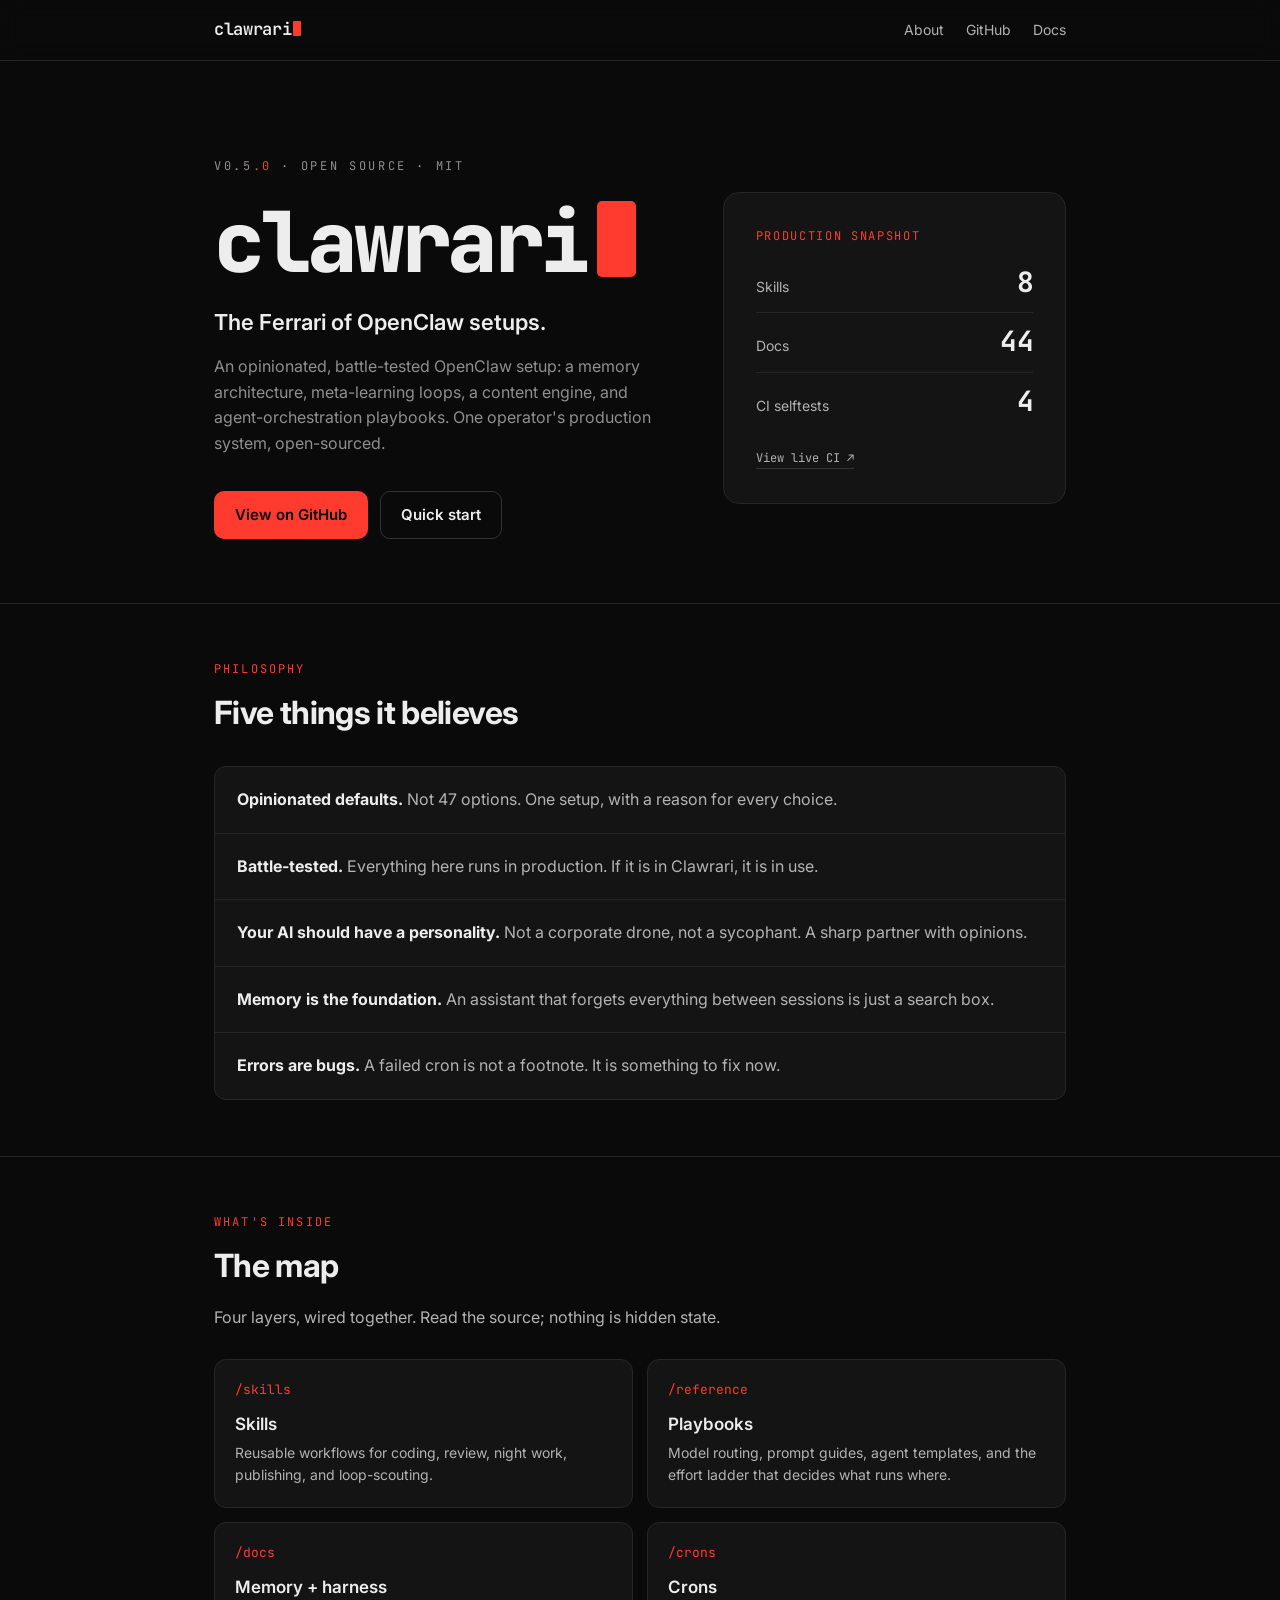
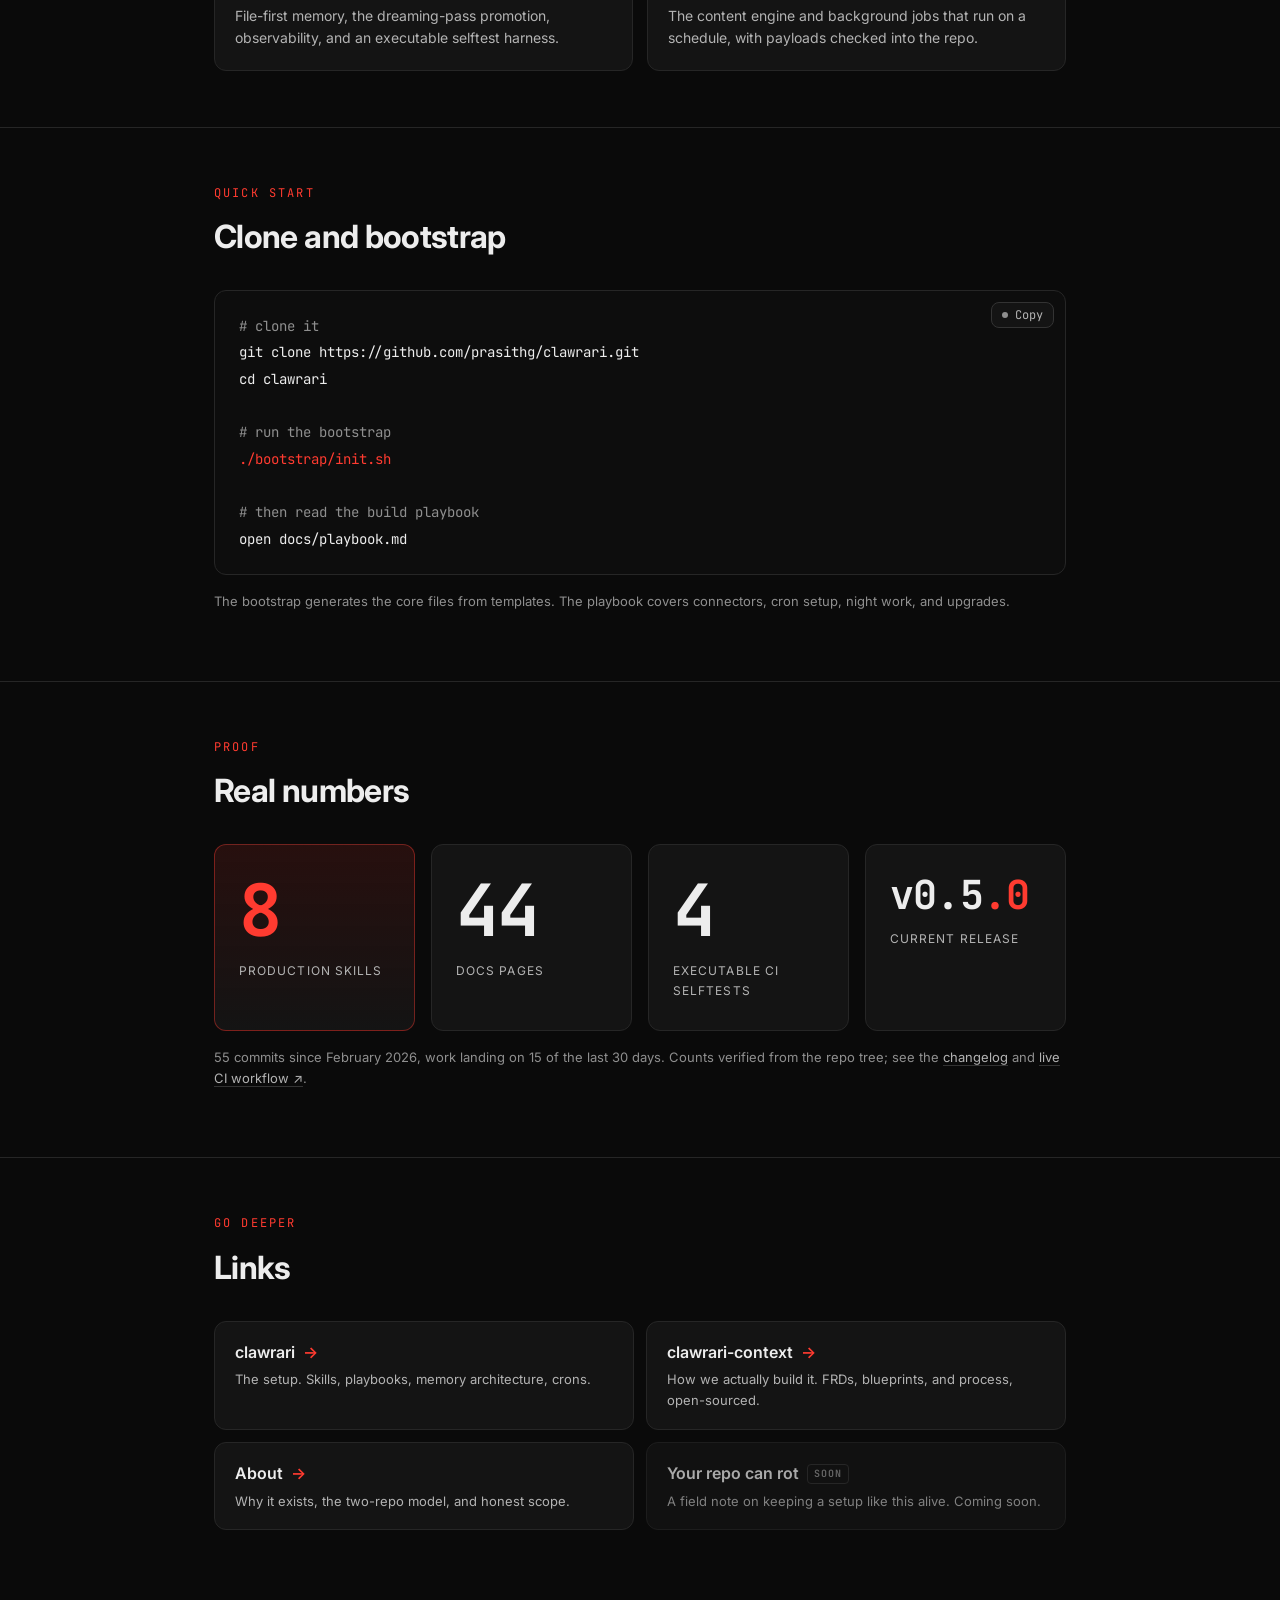
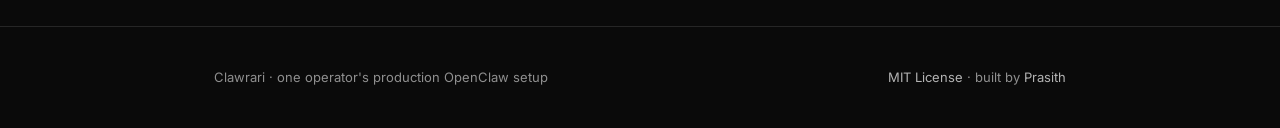
<file: docs/index.html>
<!DOCTYPE html>
<html lang="en">
<head>
  <meta charset="UTF-8">
  <meta name="viewport" content="width=device-width, initial-scale=1.0">
  <title>Clawrari — The Ferrari of OpenClaw setups</title>
  <meta name="description" content="An opinionated, battle-tested OpenClaw setup: memory architecture, meta-learning loops, a content engine, and agent-orchestration playbooks. One operator's production system, open-sourced.">

  <!-- Open Graph -->
  <meta property="og:type" content="website">
  <meta property="og:site_name" content="Clawrari">
  <meta property="og:title" content="Clawrari — The Ferrari of OpenClaw setups">
  <meta property="og:description" content="An opinionated, battle-tested OpenClaw setup: memory architecture, meta-learning loops, a content engine, and agent-orchestration playbooks.">
  <meta property="og:url" content="https://clawrari.com">
  <meta property="og:image" content="https://clawrari.com/assets/og.png">
  <meta property="og:image:width" content="1200">
  <meta property="og:image:height" content="630">
  <!-- Twitter -->
  <meta name="twitter:card" content="summary_large_image">
  <meta name="twitter:title" content="Clawrari — The Ferrari of OpenClaw setups">
  <meta name="twitter:description" content="An opinionated, battle-tested OpenClaw setup, open-sourced.">
  <meta name="twitter:image" content="https://clawrari.com/assets/og.png">

  <link rel="canonical" href="https://clawrari.com">
  <link rel="icon" href="favicon.svg" type="image/svg+xml">
  <link rel="preconnect" href="https://fonts.googleapis.com">
  <link rel="preconnect" href="https://fonts.gstatic.com" crossorigin>
  <link href="https://fonts.googleapis.com/css2?family=Inter:wght@400;500;600;700;800&family=JetBrains+Mono:wght@400;500;600;700&display=swap" rel="stylesheet">
  <link rel="stylesheet" href="assets/site.css">
</head>
<body>

  <!-- Nav -->
  <nav class="nav">
    <div class="wrap">
      <a class="wordmark" href="./" aria-label="clawrari home">clawrari<span class="cursor" aria-hidden="true"></span></a>
      <div class="nav-links">
        <a href="about.html">About</a>
        <a href="https://github.com/prasithg/clawrari">GitHub</a>
        <a href="playbook.md">Docs</a>
      </div>
    </div>
  </nav>

  <!-- Hero -->
  <header class="hero">
    <div class="wrap">
      <div class="hero-copy">
        <p class="eyebrow">v0.5<span class="u">.0</span> · open source · MIT</p>
        <h1 class="title">clawrari<span class="cursor" aria-hidden="true"></span></h1>
        <p class="lede"><strong>The Ferrari of OpenClaw setups.</strong></p>
        <p class="subline">
          An opinionated, battle-tested OpenClaw setup: a memory architecture,
          meta-learning loops, a content engine, and agent-orchestration playbooks.
          One operator's production system, open-sourced.
        </p>
        <div class="btn-row">
          <a class="btn btn-primary" href="https://github.com/prasithg/clawrari">View on GitHub</a>
          <a class="btn btn-ghost" href="#quickstart">Quick start</a>
        </div>
        <p class="hero-proof-inline" aria-label="Production snapshot">
          <span>Skills <b>8</b></span>
          <span>Docs <b>44</b></span>
          <span>CI selftests <b>4</b></span>
          <a href="https://github.com/prasithg/clawrari/actions/workflows/ci.yml">Live CI ↗</a>
        </p>
      </div>
      <aside class="hero-plate hero-proof" aria-label="Production snapshot">
        <span class="plate-label">Production snapshot</span>
        <dl>
          <div><dt>Skills</dt><dd>8</dd></div>
          <div><dt>Docs</dt><dd>44</dd></div>
          <div><dt>CI selftests</dt><dd>4</dd></div>
        </dl>
        <a href="https://github.com/prasithg/clawrari/actions/workflows/ci.yml">View live CI ↗</a>
      </aside>
    </div>
  </header>

  <!-- Philosophy -->
  <section id="philosophy">
    <div class="wrap">
      <p class="section-label">Philosophy</p>
      <h2>Five things it believes</h2>
      <div class="tenets">
        <div class="tenet"><b>Opinionated defaults.</b> <span>Not 47 options. One setup, with a reason for every choice.</span></div>
        <div class="tenet"><b>Battle-tested.</b> <span>Everything here runs in production. If it is in Clawrari, it is in use.</span></div>
        <div class="tenet"><b>Your AI should have a personality.</b> <span>Not a corporate drone, not a sycophant. A sharp partner with opinions.</span></div>
        <div class="tenet"><b>Memory is the foundation.</b> <span>An assistant that forgets everything between sessions is just a search box.</span></div>
        <div class="tenet"><b>Errors are bugs.</b> <span>A failed cron is not a footnote. It is something to fix now.</span></div>
      </div>
    </div>
  </section>

  <!-- What's inside -->
  <section id="inside">
    <div class="wrap">
      <p class="section-label">What's inside</p>
      <h2>The map</h2>
      <p class="section-intro">Four layers, wired together. Read the source; nothing is hidden state.</p>
      <div class="grid">
        <div class="card">
          <p class="k">/skills</p>
          <h3>Skills</h3>
          <p>Reusable workflows for coding, review, night work, publishing, and loop-scouting.</p>
        </div>
        <div class="card">
          <p class="k">/reference</p>
          <h3>Playbooks</h3>
          <p>Model routing, prompt guides, agent templates, and the effort ladder that decides what runs where.</p>
        </div>
        <div class="card">
          <p class="k">/docs</p>
          <h3>Memory + harness</h3>
          <p>File-first memory, the dreaming-pass promotion, observability, and an executable selftest harness.</p>
        </div>
        <div class="card">
          <p class="k">/crons</p>
          <h3>Crons</h3>
          <p>The content engine and background jobs that run on a schedule, with payloads checked into the repo.</p>
        </div>
      </div>
    </div>
  </section>

  <!-- Quick start -->
  <section id="quickstart">
    <div class="wrap">
      <p class="section-label">Quick start</p>
      <h2>Clone and bootstrap</h2>
      <div class="code-shell">
        <button class="copy-command" type="button" aria-label="Copy clone command">
          <span class="copy-dot" aria-hidden="true"></span>
          <span class="copy-label">Copy</span>
        </button>
        <div class="code"><span class="c"># clone it</span>
git clone https://github.com/prasithg/clawrari.git
cd clawrari

<span class="c"># run the bootstrap</span>
<span class="p">./bootstrap/init.sh</span>

<span class="c"># then read the build playbook</span>
open docs/playbook.md</div>
      </div>
      <p class="proof-note">The bootstrap generates the core files from templates. The playbook covers connectors, cron setup, night work, and upgrades.</p>
    </div>
  </section>

  <!-- Proof -->
  <section id="proof">
    <div class="wrap">
      <p class="section-label">Proof</p>
      <h2>Real numbers</h2>
      <div class="proof">
        <div class="stat hot"><div class="n">8</div><div class="l">production skills</div></div>
        <div class="stat"><div class="n">44</div><div class="l">docs pages</div></div>
        <div class="stat"><div class="n">4</div><div class="l">executable CI selftests</div></div>
        <div class="stat"><div class="n ver">v0.5<span class="u">.0</span></div><div class="l">current release</div></div>
      </div>
      <p class="proof-note">
        55 commits since February 2026, work landing on 15 of the last 30 days.
        Counts verified from the repo tree; see the
        <a href="https://github.com/prasithg/clawrari/blob/main/CHANGELOG.md">changelog</a> and
        <a href="https://github.com/prasithg/clawrari/actions/workflows/ci.yml">live CI workflow ↗</a>.
      </p>
    </div>
  </section>

  <!-- Links -->
  <section id="links">
    <div class="wrap">
      <p class="section-label">Go deeper</p>
      <h2>Links</h2>
      <div class="links">
        <a class="link-card" href="https://github.com/prasithg/clawrari">
          <span class="t">clawrari <span class="arrow">→</span></span>
          <span class="d">The setup. Skills, playbooks, memory architecture, crons.</span>
        </a>
        <a class="link-card" href="https://github.com/prasithg/clawrari-context">
          <span class="t">clawrari-context <span class="arrow">→</span></span>
          <span class="d">How we actually build it. FRDs, blueprints, and process, open-sourced.</span>
        </a>
        <a class="link-card" href="about.html">
          <span class="t">About <span class="arrow">→</span></span>
          <span class="d">Why it exists, the two-repo model, and honest scope.</span>
        </a>
        <span class="link-card" style="opacity:.7;cursor:default">
          <span class="t">Your repo can rot <span class="soon">soon</span></span>
          <span class="d">A field note on keeping a setup like this alive. Coming soon.</span>
        </span>
      </div>
    </div>
  </section>

  <footer>
    <div class="wrap">
      <span>Clawrari · one operator's production OpenClaw setup</span>
      <span><a href="https://github.com/prasithg/clawrari/blob/main/LICENSE">MIT License</a> · built by <a href="https://prasithg.github.io">Prasith</a></span>
    </div>
  </footer>

  <script>
    (function () {
      var btn = document.querySelector('.copy-command');
      if (!btn) return;
      var CMD = 'git clone https://github.com/prasithg/clawrari.git\ncd clawrari';
      var label = btn.querySelector('.copy-label');
      var resetTimer;
      function flash() {
        btn.classList.add('copied');
        if (label) label.textContent = 'Copied';
        clearTimeout(resetTimer);
        resetTimer = setTimeout(function () {
          btn.classList.remove('copied');
          if (label) label.textContent = 'Copy';
        }, 1600);
      }
      function fallbackCopy(text) {
        var ta = document.createElement('textarea');
        ta.value = text;
        ta.setAttribute('readonly', '');
        ta.style.position = 'absolute';
        ta.style.left = '-9999px';
        document.body.appendChild(ta);
        ta.select();
        try { document.execCommand('copy'); } catch (e) {}
        document.body.removeChild(ta);
      }
      btn.addEventListener('click', function () {
        if (navigator.clipboard && navigator.clipboard.writeText) {
          navigator.clipboard.writeText(CMD).then(flash, function () {
            fallbackCopy(CMD); flash();
          });
        } else {
          fallbackCopy(CMD); flash();
        }
      });
    })();
  </script>

</body>
</html>
</file>
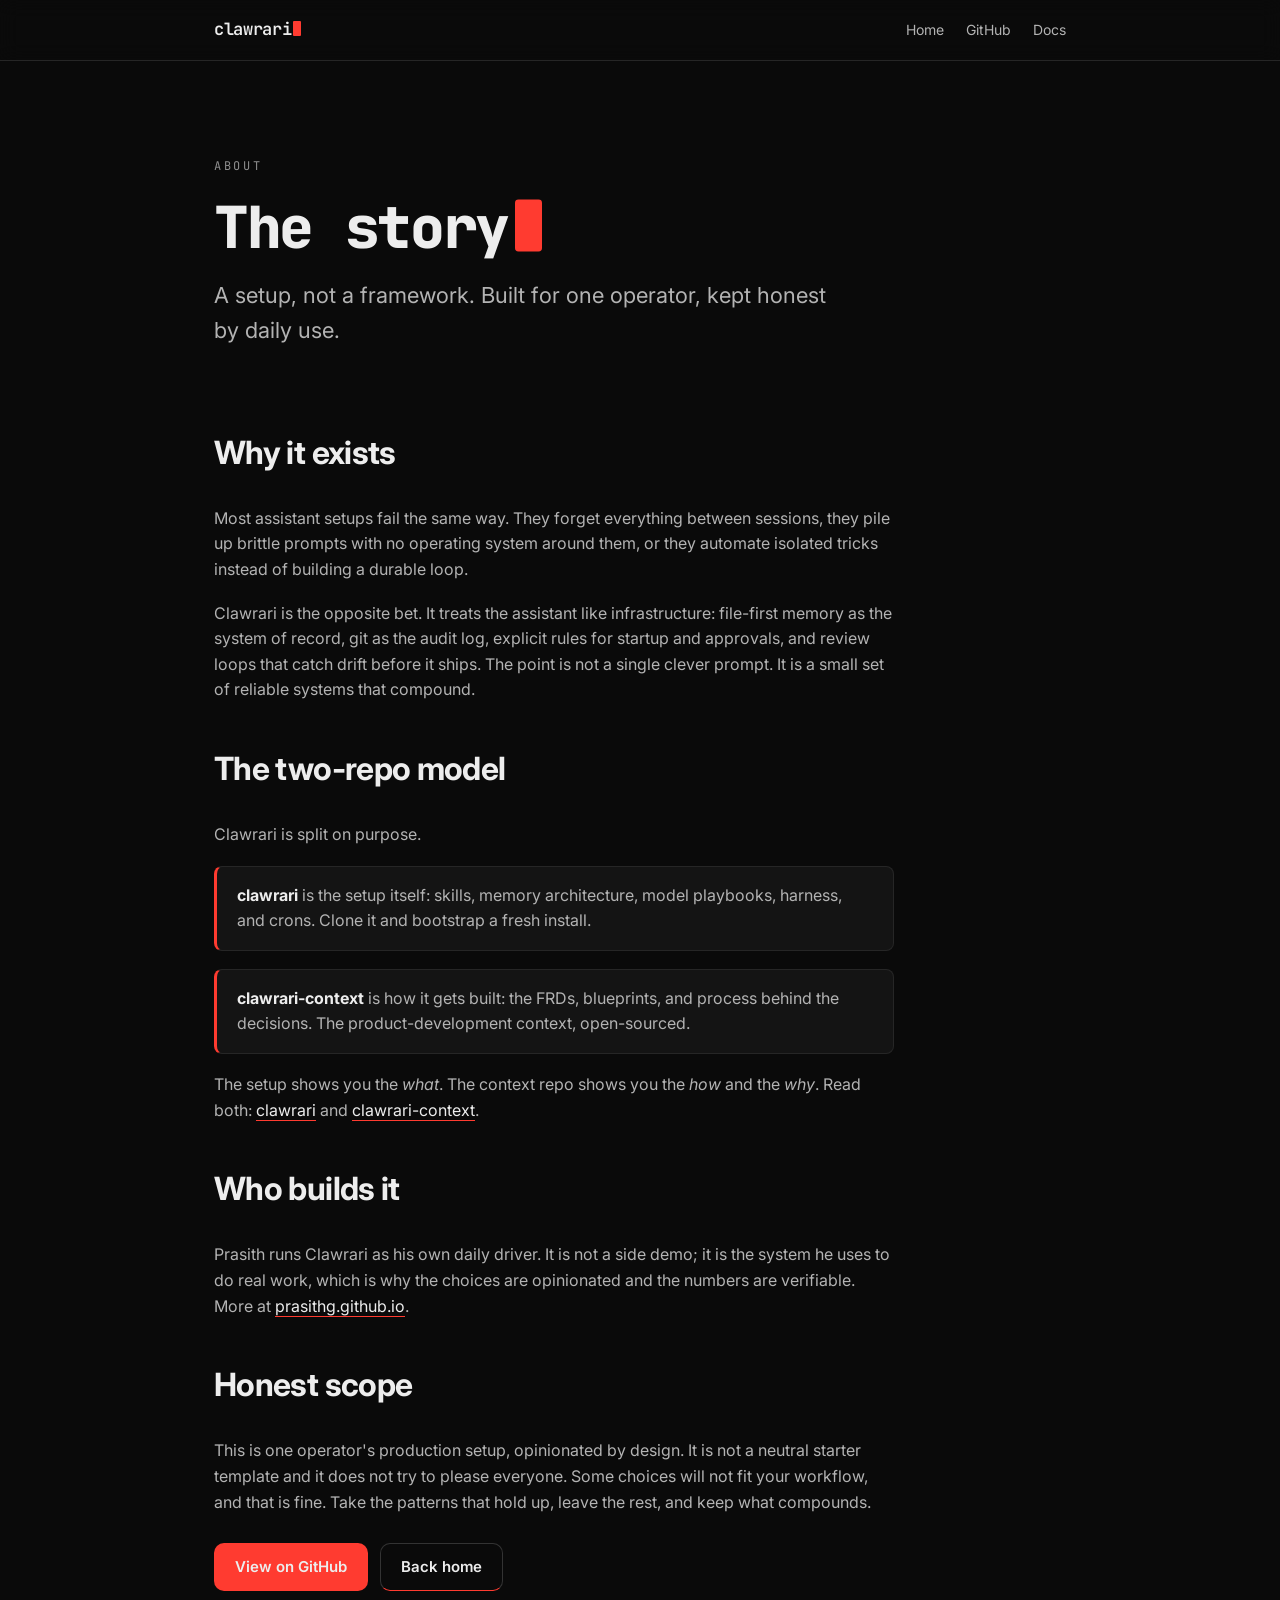
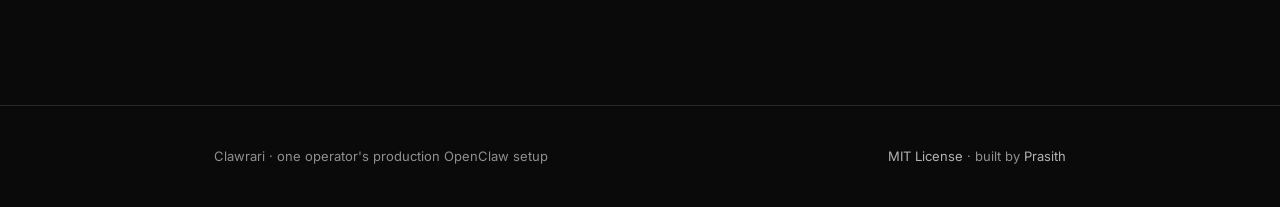
<file: docs/about.html>
<!DOCTYPE html>
<html lang="en">
<head>
  <meta charset="UTF-8">
  <meta name="viewport" content="width=device-width, initial-scale=1.0">
  <title>About — Clawrari</title>
  <meta name="description" content="Why Clawrari exists, the two-repo model, and the honest scope: one operator's production OpenClaw setup, opinionated by design.">

  <!-- Open Graph -->
  <meta property="og:type" content="article">
  <meta property="og:site_name" content="Clawrari">
  <meta property="og:title" content="About — Clawrari">
  <meta property="og:description" content="Why it exists, the two-repo model, and honest scope: one operator's production OpenClaw setup.">
  <meta property="og:url" content="https://clawrari.com/about.html">
  <meta property="og:image" content="https://clawrari.com/assets/og.png">
  <meta property="og:image:width" content="1200">
  <meta property="og:image:height" content="630">
  <meta name="twitter:card" content="summary_large_image">
  <meta name="twitter:title" content="About — Clawrari">
  <meta name="twitter:description" content="Why it exists, the two-repo model, and honest scope.">
  <meta name="twitter:image" content="https://clawrari.com/assets/og.png">

  <link rel="canonical" href="https://clawrari.com/about.html">
  <link rel="icon" href="favicon.svg" type="image/svg+xml">
  <link rel="preconnect" href="https://fonts.googleapis.com">
  <link rel="preconnect" href="https://fonts.gstatic.com" crossorigin>
  <link href="https://fonts.googleapis.com/css2?family=Inter:wght@400;500;600;700;800&family=JetBrains+Mono:wght@400;500;600;700&display=swap" rel="stylesheet">
  <link rel="stylesheet" href="assets/site.css">
</head>
<body>

  <nav class="nav">
    <div class="wrap">
      <a class="wordmark" href="./" aria-label="clawrari home">clawrari<span class="cursor" aria-hidden="true"></span></a>
      <div class="nav-links">
        <a href="./">Home</a>
        <a href="https://github.com/prasithg/clawrari">GitHub</a>
        <a href="playbook.md">Docs</a>
      </div>
    </div>
  </nav>

  <header class="hero" style="padding-bottom:24px">
    <div class="wrap">
      <p class="eyebrow">About</p>
      <h1 class="title" style="font-size:clamp(36px,6vw,58px)">The story<span class="cursor" aria-hidden="true"></span></h1>
      <p class="lede">A setup, not a framework. Built for one operator, kept honest by daily use.</p>
    </div>
  </header>

  <section style="border-top:none;padding-top:0">
    <div class="wrap">
      <div class="prose">
        <h2>Why it exists</h2>
        <p>
          Most assistant setups fail the same way. They forget everything between sessions,
          they pile up brittle prompts with no operating system around them, or they automate
          isolated tricks instead of building a durable loop.
        </p>
        <p>
          Clawrari is the opposite bet. It treats the assistant like infrastructure: file-first
          memory as the system of record, git as the audit log, explicit rules for startup and
          approvals, and review loops that catch drift before it ships. The point is not a single
          clever prompt. It is a small set of reliable systems that compound.
        </p>

        <h2>The two-repo model</h2>
        <p>Clawrari is split on purpose.</p>
        <div class="callout">
          <b>clawrari</b> is the setup itself: skills, memory architecture, model playbooks,
          harness, and crons. Clone it and bootstrap a fresh install.
        </div>
        <div class="callout">
          <b>clawrari-context</b> is how it gets built: the FRDs, blueprints, and process behind
          the decisions. The product-development context, open-sourced.
        </div>
        <p>
          The setup shows you the <em>what</em>. The context repo shows you the <em>how</em> and
          the <em>why</em>. Read both:
          <a href="https://github.com/prasithg/clawrari">clawrari</a> and
          <a href="https://github.com/prasithg/clawrari-context">clawrari-context</a>.
        </p>

        <h2>Who builds it</h2>
        <p>
          Prasith runs Clawrari as his own daily driver. It is not a side demo; it is the system
          he uses to do real work, which is why the choices are opinionated and the numbers are
          verifiable. More at <a href="https://prasithg.github.io">prasithg.github.io</a>.
        </p>

        <h2>Honest scope</h2>
        <p>
          This is one operator's production setup, opinionated by design. It is not a neutral
          starter template and it does not try to please everyone. Some choices will not fit your
          workflow, and that is fine. Take the patterns that hold up, leave the rest, and keep
          what compounds.
        </p>
        <p style="margin-top:28px">
          <a class="btn btn-primary" href="https://github.com/prasithg/clawrari">View on GitHub</a>
          <a class="btn btn-ghost" href="./" style="margin-left:8px">Back home</a>
        </p>
      </div>
    </div>
  </section>

  <footer>
    <div class="wrap">
      <span>Clawrari · one operator's production OpenClaw setup</span>
      <span><a href="https://github.com/prasithg/clawrari/blob/main/LICENSE">MIT License</a> · built by <a href="https://prasithg.github.io">Prasith</a></span>
    </div>
  </footer>

</body>
</html>
</file>
<file: docs/assets/site.css>
/* Clawrari brand + site v1
   Dark palette, one accent (signal red). Typographic, no imagery. */

:root {
  --bg: #0a0a0a;
  --bg-2: #101010;
  --surface: #141414;
  --surface-2: #181818;
  --border: #262626;
  --border-2: #333333;
  --text: #ededed;
  --muted: #b3b3b3;
  --faint: #8f8f8f;
  --accent: #ff3b30;
  --accent-soft: rgba(255, 59, 48, 0.12);
  --radius: 12px;
  --maxw: 900px;
  --sans: 'Inter', -apple-system, BlinkMacSystemFont, 'Segoe UI', Roboto, sans-serif;
  --mono: 'JetBrains Mono', ui-monospace, 'SF Mono', Menlo, monospace;
}

* { box-sizing: border-box; }

html { scroll-behavior: smooth; }

body {
  margin: 0;
  font-family: var(--sans);
  background: var(--bg);
  color: var(--text);
  line-height: 1.6;
  -webkit-font-smoothing: antialiased;
  text-rendering: optimizeLegibility;
}

a { color: inherit; text-decoration: none; }
.u { color: var(--accent); }

.wrap { max-width: var(--maxw); margin: 0 auto; padding: 0 24px; }

/* ---- Nav ---- */
.nav {
  position: sticky; top: 0; z-index: 20;
  background: rgba(10, 10, 10, 0.8);
  backdrop-filter: saturate(140%) blur(10px);
  border-bottom: 1px solid var(--border);
}
.nav .wrap {
  display: flex; align-items: center; justify-content: space-between;
  height: 60px;
}
.nav-links { display: flex; gap: 22px; align-items: center; font-size: 14px; }
.nav-links a { color: var(--muted); transition: color .15s; }
.nav-links a:hover { color: var(--text); }

/* ---- Wordmark ---- */
.wordmark {
  font-family: var(--mono);
  font-weight: 600;
  font-size: 17px;
  letter-spacing: -0.02em;
  color: var(--text);
  display: inline-flex;
  align-items: baseline;
}
.cursor {
  display: inline-block;
  width: 0.46em; height: 0.9em;
  background: var(--accent);
  margin-left: 0.12em;
  transform: translateY(0.06em);
  border-radius: 0.06em;
  animation: blink 1.15s steps(1) infinite;
}
@keyframes blink { 50% { opacity: 0; } }

/* ---- Hero ---- */
.hero { padding: 96px 0 64px; }
.hero-copy { min-width: 0; }
/* right-side identity plate (mirrors the OG card) */
.hero-plate { display: none; }
@media (min-width: 900px) {
  .hero .wrap:has(.hero-plate) {
    display: grid;
    grid-template-columns: minmax(0, 1.15fr) minmax(0, 0.85fr);
    gap: 44px; align-items: center;
  }
  .hero-plate {
    display: flex; flex-direction: column; gap: 18px;
    background: var(--surface);
    border: 1px solid var(--border);
    border-radius: 16px;
    padding: 34px 32px;
  }
}
.hero-plate .plate-label {
  font-family: var(--mono); font-size: 12px;
  letter-spacing: 0.14em; text-transform: uppercase;
  color: var(--accent);
}
.hero-plate dl { margin: 0; display: flex; flex-direction: column; }
.hero-plate dl > div {
  display: flex; align-items: baseline; justify-content: space-between;
  padding: 14px 0; border-top: 1px solid var(--border);
}
.hero-plate dl > div:first-child { border-top: none; padding-top: 4px; }
.hero-plate dt { color: var(--muted); font-size: 14px; }
.hero-plate dd {
  margin: 0; font-family: var(--mono); font-weight: 700;
  font-size: 28px; letter-spacing: -0.02em; color: var(--text); line-height: 1;
}
.hero-plate > a {
  font-family: var(--mono); font-size: 12px;
  color: var(--muted); border-bottom: 1px solid var(--border-2);
  align-self: flex-start; transition: color .15s, border-color .15s;
}
.hero-plate > a:hover { color: var(--text); border-color: var(--faint); }
/* mobile / tablet: same facts as one subdued wrapping row under the CTAs */
.hero-proof-inline {
  display: flex; flex-wrap: wrap; gap: 6px 18px; align-items: baseline;
  margin: 24px 0 0;
  font-family: var(--mono); font-size: 13px; color: var(--faint);
}
.hero-proof-inline b { color: var(--muted); font-weight: 600; }
.hero-proof-inline a { color: var(--muted); border-bottom: 1px solid var(--border-2); }
.hero-proof-inline a:hover { color: var(--text); }
@media (min-width: 900px) { .hero-proof-inline { display: none; } }
.eyebrow {
  font-family: var(--mono);
  font-size: 12px;
  letter-spacing: 0.22em;
  text-transform: uppercase;
  color: var(--faint);
  margin: 0 0 20px;
}
h1.title {
  font-size: clamp(44px, 8vw, 84px);
  line-height: 0.98;
  letter-spacing: -0.04em;
  font-weight: 800;
  margin: 0 0 22px;
  font-family: var(--mono);
}
h1.title .accent { color: var(--accent); }
.lede {
  font-size: clamp(18px, 2.4vw, 22px);
  color: var(--muted);
  max-width: 620px;
  margin: 0 0 14px;
}
.lede strong { color: var(--text); font-weight: 600; }
.subline { color: var(--faint); max-width: 600px; margin: 0 0 34px; font-size: 16px; }

/* ---- Buttons ---- */
.btn-row { display: flex; flex-wrap: wrap; gap: 12px; }
.btn {
  display: inline-flex; align-items: center; gap: 8px;
  padding: 11px 20px;
  border-radius: 10px;
  font-weight: 600; font-size: 15px;
  border: 1px solid transparent;
  transition: all .15s;
}
.btn-primary { background: var(--accent); color: #0a0a0a; }
.btn-primary:hover { filter: brightness(1.08); }
.btn-ghost { border-color: var(--border-2); color: var(--text); }
.btn-ghost:hover { border-color: var(--faint); background: var(--surface); }

/* ---- Sections ---- */
section { padding: 56px 0; border-top: 1px solid var(--border); }
.section-label {
  font-family: var(--mono);
  font-size: 12px; letter-spacing: 0.18em; text-transform: uppercase;
  color: var(--accent);
  margin: 0 0 8px;
}
h2 { font-size: clamp(24px, 3.2vw, 32px); letter-spacing: -0.02em; margin: 0 0 28px; font-weight: 700; }
h3 { font-size: 17px; margin: 0 0 6px; font-weight: 600; }
p.section-intro { color: var(--muted); max-width: 620px; margin: -14px 0 28px; }

/* ---- Tenets ---- */
.tenets { display: grid; gap: 1px; background: var(--border); border: 1px solid var(--border); border-radius: var(--radius); overflow: hidden; }
.tenet { background: var(--surface); padding: 20px 22px; }
.tenet b { color: var(--text); }
.tenet span { color: var(--muted); }

/* ---- Inside grid ---- */
.grid { display: grid; grid-template-columns: repeat(2, 1fr); gap: 14px; }
.card {
  background: var(--surface);
  border: 1px solid var(--border);
  border-radius: var(--radius);
  padding: 20px;
  transition: border-color .15s;
}
.card:hover { border-color: var(--border-2); }
.card .k { font-family: var(--mono); color: var(--accent); font-size: 13px; margin: 0 0 10px; }
.card h3 { margin-bottom: 4px; }
.card p { color: var(--muted); font-size: 14px; margin: 0; }

/* ---- Code / quickstart ---- */
.code {
  background: #0d0d0d;
  border: 1px solid var(--border);
  border-radius: var(--radius);
  padding: 22px 24px;
  font-family: var(--mono);
  font-size: 14px;
  line-height: 1.9;
  color: var(--text);
  white-space: pre;
  max-width: 100%;
  overflow-x: auto;
}
.code .c { color: var(--faint); }
.code .p { color: var(--accent); }
/* copy button lives in a positioned shell; desktop presentation unchanged */
.code-shell { position: relative; }
.copy-command {
  position: absolute; top: 12px; right: 12px;
  display: inline-flex; align-items: center; gap: 7px;
  font-family: var(--mono); font-size: 12px; line-height: 1;
  color: var(--muted);
  background: var(--surface);
  border: 1px solid var(--border-2);
  border-radius: 8px;
  padding: 6px 10px;
  cursor: pointer;
  transition: color .15s, border-color .15s;
}
.copy-command:hover { color: var(--text); border-color: var(--faint); }
.copy-command .copy-dot {
  width: 6px; height: 6px; border-radius: 50%;
  background: var(--faint); transition: background .15s;
}
.copy-command.copied { color: var(--text); }
.copy-command.copied .copy-dot { background: var(--accent); }

/* ---- Proof strip ---- */
.proof { display: grid; grid-template-columns: repeat(auto-fit, minmax(160px, 1fr)); gap: 16px; }
.stat { background: var(--surface); border: 1px solid var(--border); border-radius: var(--radius); padding: 30px 24px; }
.stat .n { font-family: var(--mono); font-size: clamp(48px, 7vw, 72px); font-weight: 700; color: var(--text); letter-spacing: -0.03em; line-height: 1; }
.stat .n.ver { font-size: clamp(26px, 4.4vw, 40px); letter-spacing: -0.02em; }
.stat .l { color: var(--muted); font-size: 12px; margin-top: 14px; text-transform: uppercase; letter-spacing: 0.09em; }
.stat.hot { border-color: rgba(255, 59, 48, 0.4); background: linear-gradient(180deg, var(--accent-soft), var(--surface)); }
.stat.hot .n { color: var(--accent); }
.proof-note { color: var(--faint); font-size: 13px; margin-top: 16px; }
.proof-note a { color: var(--muted); border-bottom: 1px solid var(--border-2); }

/* ---- Links list ---- */
.links { display: grid; grid-template-columns: repeat(2, 1fr); gap: 12px; }
.link-card {
  display: flex; flex-direction: column; gap: 4px;
  background: var(--surface); border: 1px solid var(--border);
  border-radius: var(--radius); padding: 18px 20px; transition: border-color .15s;
}
.link-card:hover { border-color: var(--accent); }
.link-card .t { font-weight: 600; display: flex; align-items: center; gap: 8px; }
.link-card .d { color: var(--muted); font-size: 13px; }
.link-card .arrow { color: var(--accent); }
.soon { font-family: var(--mono); font-size: 10px; letter-spacing: .1em; text-transform: uppercase; color: var(--faint); border: 1px solid var(--border-2); border-radius: 4px; padding: 1px 6px; }

/* ---- Prose (about) ---- */
.prose { max-width: 680px; }
.prose p { color: var(--muted); margin: 0 0 18px; font-size: 16px; }
.prose p strong, .prose b { color: var(--text); }
.prose h2 { margin-top: 40px; }
.prose ul { color: var(--muted); padding-left: 20px; }
.prose li { margin: 6px 0; }
.prose a { color: var(--text); border-bottom: 1px solid var(--accent); }
.callout { background: var(--surface); border: 1px solid var(--border); border-left: 3px solid var(--accent); border-radius: 8px; padding: 16px 20px; color: var(--muted); margin: 0 0 18px; }

/* ---- Footer ---- */
footer { border-top: 1px solid var(--border); padding: 40px 0; margin-top: 40px; }
footer .wrap { display: flex; flex-wrap: wrap; gap: 12px; justify-content: space-between; align-items: center; color: var(--faint); font-size: 13px; }
footer a { color: var(--muted); }
footer a:hover { color: var(--text); }

@media (max-width: 640px) {
  .hero { padding: 64px 0 48px; }
  .nav-links { gap: 16px; }
  section { padding: 44px 0; }
  .grid, .links { grid-template-columns: 1fr; }
  .code { font-size: 12.5px; padding: 18px; white-space: pre-wrap; overflow-wrap: anywhere; overflow-x: visible; }
  .copy-command { top: 10px; right: 10px; padding: 5px 9px; }
}
</file>
